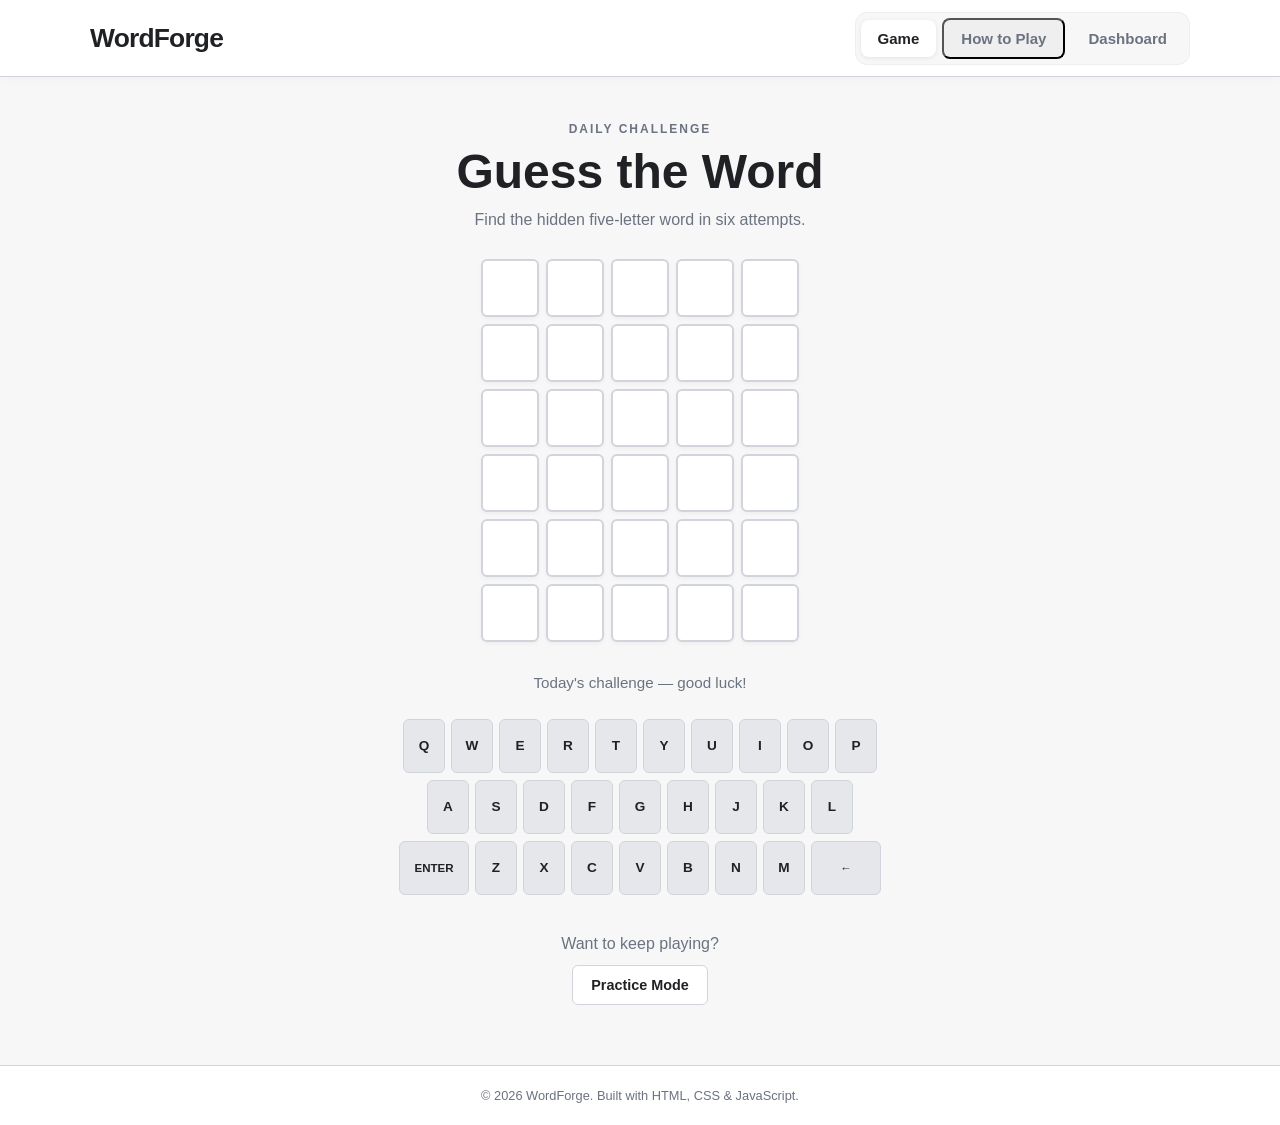
<file: index.html>
<!DOCTYPE html>
<html lang="en">

<head>
    <meta charset="UTF-8">
    <meta name="viewport" content="width=device-width, initial-scale=1.0">
    <meta name="description" content="WordForge - A modern word puzzle and statistics platform.">

    <title>WordForge - Word Puzzle</title>
    <link rel="stylesheet" href="css/style.css">
</head>

<body>


    <!-- ==================== HEADER ==================== -->
    <header class="site-header">

        <div class="header-container">

            <a href="index.html" class="logo">
                WordForge
            </a>

            <nav class="main-nav" aria-label="Main navigation">

                <a href="index.html" class="nav-link active">
                    Game
                </a>

                <button type="button" id="how-to-play-button" class="nav-link how-to-play-button" aria-haspopup="dialog"
                    aria-controls="how-to-play-modal">
                    How to Play
                </button>

                <a href="dashboard.html" class="nav-link">
                    Dashboard
                </a>

            </nav>

        </div>

    </header>

 
    <!-- ==================== HOW TO PLAY MODAL ==================== -->
    <div class="modal-overlay" id="how-to-play-modal" role="dialog" aria-modal="true"
        aria-labelledby="how-to-play-title" hidden>
        <div class="modal-content">

            <div class="modal-header">
                <div>
                    <p class="modal-eyebrow">NEW TO WORDFORGE?</p>
                    <h2 id="how-to-play-title">How to Play</h2>
                    <p class="modal-subtitle">
                        A little guide to get you started.
                    </p>
                </div>

                <button type="button" class="modal-close" id="close-how-to-play" aria-label="Close instructions">
                    &times;
                </button>
            </div>

            <div class="modal-body">

                <!-- Game Rules -->
                <section class="rules-section">
                    <h3>The Rules</h3>

                    <ul class="rules-list">
                        <li>
                            <span class="rule-number">1</span>
                            <span>
                                <strong>Find the hidden word.</strong>
                                Guess a five-letter word to uncover the answer.
                            </span>
                        </li>

                        <li>
                            <span class="rule-number">2</span>
                            <span>
                                <strong>You get six attempts.</strong>
                                Each guess must contain five letters.
                            </span>
                        </li>

                        <li>
                            <span class="rule-number">3</span>
                            <span>
                                <strong>Watch the tile colours.</strong>
                                The colours give you clues after each guess.
                            </span>
                        </li>

                        <li>
                            <span class="rule-number">4</span>
                            <span>
                                <strong>Use the clues wisely.</strong>
                                Adjust your next guess until you find the word.
                            </span>
                        </li>
                    </ul>
                </section>

                <!-- Colour Guide -->
                <section class="rules-section">
                    <h3>What Do the Colours Mean?</h3>

                    <div class="colour-guide">

                        <div class="colour-item">
                            <div class="example-tile tile-green">W</div>
                            <div>
                                <strong>Green — Perfect Match</strong>
                                <p>
                                    The letter is in the word and in the
                                    correct position.
                                </p>
                            </div>
                        </div>

                        <div class="colour-item">
                            <div class="example-tile tile-yellow">O</div>
                            <div>
                                <strong>Yellow — Wrong Position</strong>
                                <p>
                                    The letter is in the word, but belongs
                                    in a different position.
                                </p>
                            </div>
                        </div>

                        <div class="colour-item">
                            <div class="example-tile tile-gray">R</div>
                            <div>
                                <strong>Gray — Not in the Word</strong>
                                <p>
                                    The letter is not in the word, or no
                                    unused occurrence remains.
                                </p>
                            </div>
                        </div>

                    </div>
                </section>


                <!-- Quick Example -->
                <section class="rules-section example-section">
                    <h3>Quick Example</h3>

                    <p class="example-description">
                        Imagine the hidden word is <strong>PLANT</strong>
                        and your guess is <strong>CRANE</strong>.
                    </p>

                    <div class="example-word" aria-label="Example guess CRANE">
                        <div class="example-tile tile-gray">C</div>
                        <div class="example-tile tile-gray">R</div>
                        <div class="example-tile tile-green">A</div>
                        <div class="example-tile tile-green">N</div>
                        <div class="example-tile tile-gray">E</div>
                    </div>

                    <p class="example-note">
                        A and N are green because they are in the correct positions.
                        C, R and E are gray because they are not in the hidden word.
                    </p>
                </section>


                <!-- Controls -->
                <section class="rules-section controls-section">
                    <h3>Controls</h3>

                    <div class="control-item">
                        <span class="control-key">ENTER</span>
                        <span>Submit your guess</span>
                    </div>

                    <div class="control-item">
                        <span class="control-key">BACKSPACE</span>
                        <span>Remove the last letter</span>
                    </div>

                    <p class="controls-note">
                        You can use either your physical keyboard or the
                        on-screen keyboard.
                    </p>
                </section>

            </div>

            <div class="modal-footer">
                <button type="button" class="primary-button" id="got-it-button">
                    Got it, let's play!
                </button>
            </div>

        </div>
    </div>
    


    <!-- ==================== MAIN CONTENT ==================== -->
    <main class="main-content">

        <!-- Game introduction -->
        <section class="game-intro">

            <p class="game-mode" id="game-mode-label">
                DAILY CHALLENGE
            </p>

            <h1>Guess the Word</h1>

            <p class="game-description">
                Find the hidden five-letter word in six attempts.
            </p>

        </section>


        <!-- ==================== GAME BOARD ==================== -->
        <section class="game-section" aria-label="Word guessing game">

            <div id="game-board" class="game-board" aria-label="Game board">

                <!-- Row 1 -->
                <div class="guess-row">
                    <div class="letter-tile"></div>
                    <div class="letter-tile"></div>
                    <div class="letter-tile"></div>
                    <div class="letter-tile"></div>
                    <div class="letter-tile"></div>
                </div>

                <!-- Row 2 -->
                <div class="guess-row">
                    <div class="letter-tile"></div>
                    <div class="letter-tile"></div>
                    <div class="letter-tile"></div>
                    <div class="letter-tile"></div>
                    <div class="letter-tile"></div>
                </div>

                <!-- Row 3 -->
                <div class="guess-row">
                    <div class="letter-tile"></div>
                    <div class="letter-tile"></div>
                    <div class="letter-tile"></div>
                    <div class="letter-tile"></div>
                    <div class="letter-tile"></div>
                </div>

                <!-- Row 4 -->
                <div class="guess-row">
                    <div class="letter-tile"></div>
                    <div class="letter-tile"></div>
                    <div class="letter-tile"></div>
                    <div class="letter-tile"></div>
                    <div class="letter-tile"></div>
                </div>

                <!-- Row 5 -->
                <div class="guess-row">
                    <div class="letter-tile"></div>
                    <div class="letter-tile"></div>
                    <div class="letter-tile"></div>
                    <div class="letter-tile"></div>
                    <div class="letter-tile"></div>
                </div>

                <!-- Row 6 -->
                <div class="guess-row">
                    <div class="letter-tile"></div>
                    <div class="letter-tile"></div>
                    <div class="letter-tile"></div>
                    <div class="letter-tile"></div>
                    <div class="letter-tile"></div>
                </div>

            </div>

        </section>


        <!-- ==================== MESSAGE ==================== -->
        <section id="game-message" class="game-message" aria-live="polite">
            <p>Start guessing!</p>
        </section>


        <!-- ==================== KEYBOARD ==================== -->
        <section class="keyboard-section" aria-label="Virtual keyboard">

            <div class="keyboard-row">

                <button class="key" data-key="Q">Q</button>
                <button class="key" data-key="W">W</button>
                <button class="key" data-key="E">E</button>
                <button class="key" data-key="R">R</button>
                <button class="key" data-key="T">T</button>
                <button class="key" data-key="Y">Y</button>
                <button class="key" data-key="U">U</button>
                <button class="key" data-key="I">I</button>
                <button class="key" data-key="O">O</button>
                <button class="key" data-key="P">P</button>

            </div>


            <div class="keyboard-row">

                <button class="key" data-key="A">A</button>
                <button class="key" data-key="S">S</button>
                <button class="key" data-key="D">D</button>
                <button class="key" data-key="F">F</button>
                <button class="key" data-key="G">G</button>
                <button class="key" data-key="H">H</button>
                <button class="key" data-key="J">J</button>
                <button class="key" data-key="K">K</button>
                <button class="key" data-key="L">L</button>

            </div>


            <div class="keyboard-row">

                <button class="key key-wide" data-key="ENTER">
                    ENTER
                </button>

                <button class="key" data-key="Z">Z</button>
                <button class="key" data-key="X">X</button>
                <button class="key" data-key="C">C</button>
                <button class="key" data-key="V">V</button>
                <button class="key" data-key="B">B</button>
                <button class="key" data-key="N">N</button>
                <button class="key" data-key="M">M</button>

                <button class="key key-wide" data-key="BACKSPACE" aria-label="Backspace">
                    ←
                </button>

            </div>

        </section>


        <!-- ==================== PRACTICE MODE ==================== -->
        <section class="practice-section">

            <p>
                Want to keep playing?
            </p>

            <button id="practice-button" class="secondary-button" type="button">
                Practice Mode
            </button>

        </section>

    </main>


    <!-- ==================== FOOTER ==================== -->
    <footer class="site-footer">

        <p>
            &copy; 2026 WordForge. Built with HTML, CSS &amp; JavaScript.
        </p>

    </footer>


    <!-- JavaScript -->
    <script src="js/storage.js"></script>
    <script src="js/words.js"></script>
    <script src="js/history.js"></script>
    <script src="js/game.js"></script>
    <script src="js/how-to-play.js"></script>

</body>

</html>
</file>
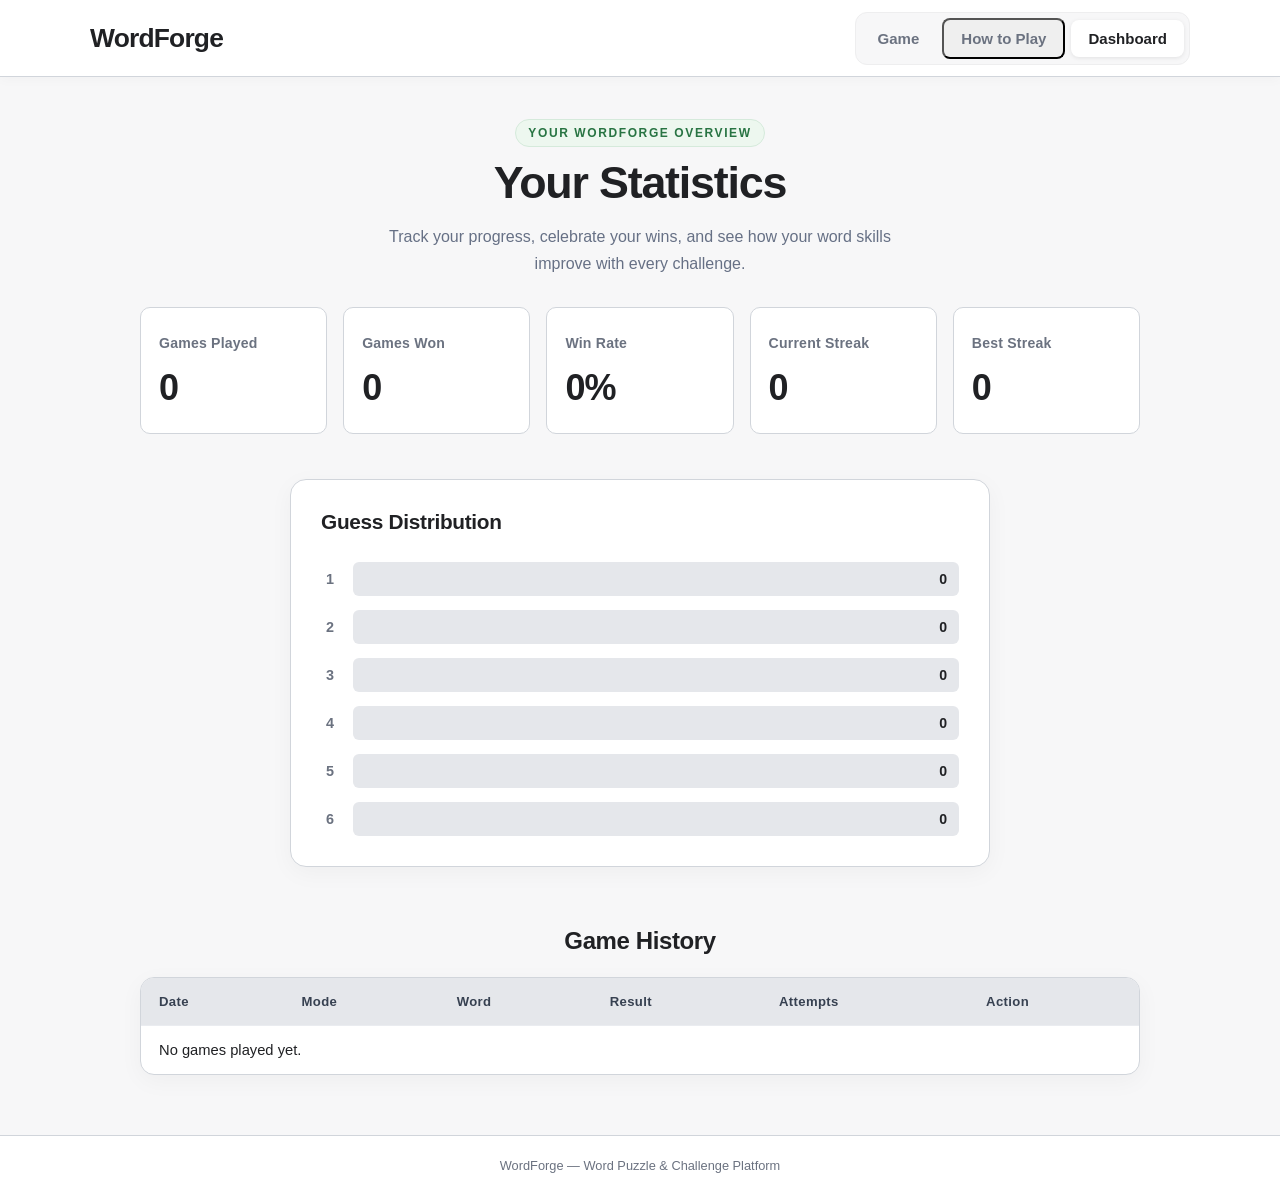
<file: dashboard.html>
<!DOCTYPE html>
<html lang="en">

<head>
    <meta charset="UTF-8">
    <meta name="viewport" content="width=device-width, initial-scale=1.0">

    <title>WordForge — Dashboard</title>

    <link rel="stylesheet" href="css/style.css">
</head>

<body>


    <!-- ==================== HEADER ==================== -->
    <header class="site-header">

        <div class="header-container">

            <a href="index.html" class="logo">
                WordForge
            </a>

            <nav class="main-nav" aria-label="Main navigation">

                <a href="index.html" class="nav-link">
                    Game
                </a>

                <button type="button" id="how-to-play-button" class="nav-link how-to-play-button" aria-haspopup="dialog"
                    aria-controls="how-to-play-modal">
                    How to Play
                </button>

                <a href="dashboard.html" class="nav-link active">
                    Dashboard
                </a>

            </nav>

        </div>

    </header>

    <!-- ==================== HOW TO PLAY MODAL ==================== -->
    <div class="modal-overlay" id="how-to-play-modal" role="dialog" aria-modal="true"
        aria-labelledby="how-to-play-title" hidden>
        <div class="modal-content">

            <div class="modal-header">
                <div>
                    <p class="modal-eyebrow">NEW TO WORDFORGE?</p>
                    <h2 id="how-to-play-title">How to Play</h2>
                    <p class="modal-subtitle">
                        A little guide to get you started.
                    </p>
                </div>

                <button type="button" class="modal-close" id="close-how-to-play" aria-label="Close instructions">
                    &times;
                </button>
            </div>

            <div class="modal-body">

                <!-- Game Rules -->
                <section class="rules-section">
                    <h3>The Rules</h3>

                    <ul class="rules-list">
                        <li>
                            <span class="rule-number">1</span>
                            <span>
                                <strong>Find the hidden word.</strong>
                                Guess a five-letter word to uncover the answer.
                            </span>
                        </li>

                        <li>
                            <span class="rule-number">2</span>
                            <span>
                                <strong>You get six attempts.</strong>
                                Each guess must contain five letters.
                            </span>
                        </li>

                        <li>
                            <span class="rule-number">3</span>
                            <span>
                                <strong>Watch the tile colours.</strong>
                                The colours give you clues after each guess.
                            </span>
                        </li>

                        <li>
                            <span class="rule-number">4</span>
                            <span>
                                <strong>Use the clues wisely.</strong>
                                Adjust your next guess until you find the word.
                            </span>
                        </li>
                    </ul>
                </section>

                <!-- Colour Guide -->
                <section class="rules-section">
                    <h3>What Do the Colours Mean?</h3>

                    <div class="colour-guide">

                        <div class="colour-item">
                            <div class="example-tile tile-green">W</div>
                            <div>
                                <strong>Green — Perfect Match</strong>
                                <p>
                                    The letter is in the word and in the
                                    correct position.
                                </p>
                            </div>
                        </div>

                        <div class="colour-item">
                            <div class="example-tile tile-yellow">O</div>
                            <div>
                                <strong>Yellow — Wrong Position</strong>
                                <p>
                                    The letter is in the word, but belongs
                                    in a different position.
                                </p>
                            </div>
                        </div>

                        <div class="colour-item">
                            <div class="example-tile tile-gray">R</div>
                            <div>
                                <strong>Gray — Not in the Word</strong>
                                <p>
                                    The letter is not in the word, or no
                                    unused occurrence remains.
                                </p>
                            </div>
                        </div>

                    </div>
                </section>


                <!-- Quick Example -->
                <section class="rules-section example-section">
                    <h3>Quick Example</h3>

                    <p class="example-description">
                        Imagine the hidden word is <strong>PLANT</strong>
                        and your guess is <strong>CRANE</strong>.
                    </p>

                    <div class="example-word" aria-label="Example guess CRANE">
                        <div class="example-tile tile-gray">C</div>
                        <div class="example-tile tile-gray">R</div>
                        <div class="example-tile tile-green">A</div>
                        <div class="example-tile tile-green">N</div>
                        <div class="example-tile tile-gray">E</div>
                    </div>

                    <p class="example-note">
                        A and N are green because they are in the correct positions.
                        C, R and E are gray because they are not in the hidden word.
                    </p>
                </section>


                <!-- Controls -->
                <section class="rules-section controls-section">
                    <h3>Controls</h3>

                    <div class="control-item">
                        <span class="control-key">ENTER</span>
                        <span>Submit your guess</span>
                    </div>

                    <div class="control-item">
                        <span class="control-key">BACKSPACE</span>
                        <span>Remove the last letter</span>
                    </div>

                    <p class="controls-note">
                        You can use either your physical keyboard or the
                        on-screen keyboard.
                    </p>
                </section>

            </div>

            <div class="modal-footer">
                <button type="button" class="primary-button" id="got-it-button">
                    Got it, let's play!
                </button>
            </div>

        </div>
    </div>


    <main>


        <section class="dashboard-header">
            <p class="dashboard-eyebrow">Your WordForge Overview</p>

            <h1>Your Statistics</h1>

            <p class="dashboard-subtitle">
                Track your progress, celebrate your wins, and see how your word skills
                improve with every challenge.
            </p>
        </section>


        <section class="stats-section">

            <div class="stat-card">
                <h2>Games Played</h2>
                <p id="games-played">0</p>
            </div>

            <div class="stat-card">
                <h2>Games Won</h2>
                <p id="games-won">0</p>
            </div>

            <div class="stat-card">
                <h2>Win Rate</h2>
                <p id="win-rate">0%</p>
            </div>

            <div class="stat-card">
                <h2>Current Streak</h2>
                <p id="current-streak">0</p>
            </div>

            <div class="stat-card">
                <h2>Best Streak</h2>
                <p id="best-streak">0</p>
            </div>

        </section>

        <section class="distribution-section">

            <h2>Guess Distribution</h2>

            <div id="guess-distribution">

                <div class="distribution-row">
                    <span>1</span>
                    <div class="distribution-bar">
                        <span id="guess-1">0</span>
                    </div>
                </div>

                <div class="distribution-row">
                    <span>2</span>
                    <div class="distribution-bar">
                        <span id="guess-2">0</span>
                    </div>
                </div>

                <div class="distribution-row">
                    <span>3</span>
                    <div class="distribution-bar">
                        <span id="guess-3">0</span>
                    </div>
                </div>

                <div class="distribution-row">
                    <span>4</span>
                    <div class="distribution-bar">
                        <span id="guess-4">0</span>
                    </div>
                </div>

                <div class="distribution-row">
                    <span>5</span>
                    <div class="distribution-bar">
                        <span id="guess-5">0</span>
                    </div>
                </div>

                <div class="distribution-row">
                    <span>6</span>
                    <div class="distribution-bar">
                        <span id="guess-6">0</span>
                    </div>
                </div>

            </div>

        </section>

        <!-- =========================================================
     GAME HISTORY
     ========================================================= -->

        <section class="history-section">

            <h2>Game History</h2>

            <div class="history-table-wrapper">

                <table class="history-table">

                    <thead>
                        <tr>
                            <th>Date</th>
                            <th>Mode</th>
                            <th>Word</th>
                            <th>Result</th>
                            <th>Attempts</th>
                            <th>Action</th>
                        </tr>
                    </thead>

                    <tbody id="history-list">
                        <!-- History records will be added here -->
                    </tbody>

                </table>

            </div>

        </section>

    </main>

    <footer class="site-footer">
        <p>WordForge — Word Puzzle & Challenge Platform</p>
    </footer>

    <script src="js/storage.js"></script>
    <script src="js/history.js"></script>
    <script src="js/dashboard.js"></script>
    <script src="js/how-to-play.js"></script>

</body>

</html>
</file>
<file: css/style.css>
/* =========================================================
   WORD FORGE - GLOBAL STYLES
   ========================================================= */

:root {
    --bg-color: #f7f7f8;
    --surface-color: #ffffff;
    --text-color: #202124;
    --muted-text: #6b7280;
    --border-color: #d1d5db;

    --primary-color: #111827;
    --primary-hover: #374151;

    --correct-color: #6aaa64;
    --present-color: #c9b458;
    --absent-color: #787c7e;

    --tile-size: 58px;
    --key-height: 54px;

    --radius-small: 6px;
    --radius-medium: 10px;
    --radius-large: 16px;
}


/* =========================================================
   RESET
   ========================================================= */

* {
    margin: 0;
    padding: 0;
    box-sizing: border-box;
}


html {
    font-size: 16px;
    scroll-behavior: smooth;
}


body {
    min-height: 100vh;

    font-family:
        Arial,
        Helvetica,
        sans-serif;

    background-color: var(--bg-color);
    color: var(--text-color);

    display: flex;
    flex-direction: column;
}



/* =========================================================
   HEADER
   ========================================================= */

.site-header {
    width: 100%;
    background-color: var(--surface-color);
    border-bottom: 1px solid var(--border-color);

    position: sticky;
    top: 0;
    z-index: 100;

    box-shadow: 0 2px 12px rgba(0, 0, 0, 0.03);
}

.header-container {
    width: min(1100px, 92%);
    min-height: 76px;
    margin: 0 auto;

    display: flex;
    align-items: center;
    justify-content: space-between;
    gap: 24px;
}

.logo {
    color: var(--text-color);
    text-decoration: none;

    font-size: 1.65rem;
    font-weight: 850;
    letter-spacing: -0.8px;

    transition: opacity 0.2s ease;
}

.logo:hover {
    opacity: 0.75;
}

.main-nav {
    display: flex;
    align-items: center;
    gap: 6px;

    padding: 5px;
    border: 1px solid #eeeeef;
    border-radius: 12px;
    background-color: #f7f7f8;
}

.nav-link {
    color: var(--muted-text);
    text-decoration: none;

    padding: 10px 17px;
    border-radius: 8px;

    font-size: 0.94rem;
    font-weight: 650;

    transition:
        background-color 0.2s ease,
        color 0.2s ease,
        box-shadow 0.2s ease;
}

.nav-link:hover {
    background-color: #eaeaec;
    color: var(--text-color);
}

.nav-link.active {
    color: var(--text-color);
    background-color: var(--surface-color);
    box-shadow: 0 1px 4px rgba(0, 0, 0, 0.09);
}



/* =========================================================
   MAIN CONTENT
   ========================================================= */

.main-content {
    width: min(1100px, 92%);

    margin: 0 auto;

    flex: 1;

    padding: 45px 0 60px;
}


/* =========================================================
   GAME INTRO
   ========================================================= */

.game-intro {
    text-align: center;

    margin-bottom: 30px;
}


.game-mode {
    color: var(--muted-text);

    font-size: 0.75rem;

    font-weight: 800;

    letter-spacing: 2px;

    margin-bottom: 10px;
}


.game-intro h1 {
    font-size: clamp(2rem, 5vw, 3rem);

    line-height: 1.1;

    margin-bottom: 12px;
}


.game-description {
    color: var(--muted-text);

    font-size: 1rem;
}


/* =========================================================
   GAME SECTION
   ========================================================= */

.game-section {
    display: flex;

    justify-content: center;

    margin-bottom: 25px;
}


.game-board {
    display: flex;

    flex-direction: column;

    gap: 7px;
}


.guess-row {
    display: grid;

    grid-template-columns:
        repeat(5, var(--tile-size));

    gap: 7px;
}


.letter-tile {
    width: var(--tile-size);
    height: var(--tile-size);

    border: 2px solid var(--border-color);

    background-color: var(--surface-color);

    border-radius: var(--radius-small);

    display: flex;

    align-items: center;
    justify-content: center;

    font-size: 1.7rem;

    font-weight: 800;

    text-transform: uppercase;

    box-shadow: 0 2px 4px rgba(0, 0, 0, 0.04);

    transition:
        transform 0.15s ease,
        border-color 0.15s ease,
        background-color 0.15s ease,
        box-shadow 0.15s ease;
}

/* Letter tile animation */
.letter-tile:not(:empty) {
    animation: tilePop 0.12s ease;
}

@keyframes tilePop {
    0% {
        transform: scale(0.85);
    }

    100% {
        transform: scale(1);
    }
}


/* These classes will be used by JavaScript later */

.letter-tile.correct {
    background-color: var(--correct-color);

    border-color: var(--correct-color);

    color: white;
    
    box-shadow: 0 3px 8px rgba(0, 0, 0, 0.12);
}


.letter-tile.present {
    background-color: var(--present-color);

    border-color: var(--present-color);

    color: white;

    box-shadow: 0 3px 8px rgba(0, 0, 0, 0.12);
}


.letter-tile.absent {
    background-color: var(--absent-color);

    border-color: var(--absent-color);

    color: white;

    box-shadow: 0 3px 8px rgba(0, 0, 0, 0.12);
}


/* =========================================================
   GAME MESSAGE
   ========================================================= */

.game-message {
    min-height: 32px;

    display: flex;

    align-items: center;
    justify-content: center;

    margin-bottom: 20px;

    text-align: center;
}


.game-message p {
    color: var(--muted-text);

    font-size: 0.95rem;
}


/* =========================================================
   KEYBOARD
   ========================================================= */

.keyboard-section {
    width: min(600px, 100%);

    margin: 0 auto;
}


.keyboard-row {
    display: flex;

    justify-content: center;

    gap: 6px;

    margin-bottom: 7px;
}


.key {
    min-width: 42px;

    height: var(--key-height);

    padding: 0 8px;

    border: 1px solid var(--border-color);

    border-radius: var(--radius-small);

    background-color: #e5e7eb;

    color: var(--text-color);

    font-size: 0.85rem;

    font-weight: 700;

    cursor: pointer;

    transition:
        transform 0.1s ease,
        background-color 0.15s ease,
        color 0.15s ease;
}


.key:hover {
    background-color: #d1d5db;
}


.key:active {
    transform: scale(0.94);
}


.key.key-wide {
    min-width: 70px;

    font-size: 0.72rem;
}


/* Keyboard states for JavaScript */

.key.correct {
    background-color: var(--correct-color);

    border-color: var(--correct-color);

    color: white;
}


.key.present {
    background-color: var(--present-color);

    border-color: var(--present-color);

    color: white;
}


.key.absent {
    background-color: var(--absent-color);

    border-color: var(--absent-color);

    color: white;
}


/* =========================================================
   PRACTICE SECTION
   ========================================================= */

.practice-section {
    margin-top: 40px;

    text-align: center;
}


.practice-section p {
    color: var(--muted-text);

    margin-bottom: 12px;
}


.secondary-button {
    border: 1px solid var(--border-color);

    background-color: var(--surface-color);

    color: var(--text-color);

    padding: 11px 18px;

    border-radius: var(--radius-small);

    font-size: 0.9rem;

    font-weight: 700;

    cursor: pointer;

    transition:
        background-color 0.2s ease,
        transform 0.1s ease;
}


.secondary-button:hover {
    background-color: #eeeeef;
}


.secondary-button:active {
    transform: scale(0.97);
}


/* =========================================================
   FOOTER
   ========================================================= */

.site-footer {
    width: 100%;

    border-top: 1px solid var(--border-color);

    background-color: var(--surface-color);

    padding: 22px;

    text-align: center;
}


.site-footer p {
    color: var(--muted-text);

    font-size: 0.8rem;
}


/* =========================================================
   RESPONSIVE DESIGN - TABLET
   ========================================================= */

@media (max-width: 768px) {

    :root {
        --tile-size: 52px;
        --key-height: 50px;
    }


    .main-content {
        padding-top: 35px;
    }


    .header-container {
        min-height: 64px;
    }


    .logo {
        font-size: 1.3rem;
    }


    .nav-link {
        padding: 8px 10px;
    }


    .key {
        min-width: 38px;

        padding: 0 6px;
    }


    .key.key-wide {
        min-width: 62px;
    }
}


/* =========================================================
   RESPONSIVE DESIGN - MOBILE
   ========================================================= */

@media (max-width: 480px) {

    :root {
        --tile-size: 48px;
        --key-height: 46px;
    }


    .header-container {
        width: 94%;
    }


    .main-content {
        width: 94%;

        padding-top: 28px;
    }


    .main-nav {
        gap: 2px;
    }


    .nav-link {
        padding: 7px 8px;

        font-size: 0.8rem;
    }


    .game-intro {
        margin-bottom: 24px;
    }


    .game-description {
        font-size: 0.9rem;
    }


    .guess-row {
        gap: 5px;
    }


    .game-board {
        gap: 5px;
    }


    .letter-tile {
        font-size: 1.35rem;
    }


    .keyboard-section {
        width: 100%;
    }


    .keyboard-row {
        gap: 4px;
    }


    .key {
        min-width: 0;

        flex: 1;

        height: var(--key-height);

        padding: 0 3px;

        font-size: 0.75rem;
    }


    .key.key-wide {
        flex: 1.4;

        min-width: 0;

        font-size: 0.62rem;
    }


    .site-footer {
        padding: 18px 10px;
    }
}


/* =========================================================
   DASHBOARD
   ========================================================= */

.page-intro {
    width: min(1000px, 92%);
    margin: 0 auto;
    padding: 45px 0 30px;
    text-align: center;
}

.page-intro h1 {
    margin: 8px 0;
    font-size: 2.2rem;
}

.page-intro p:last-child {
    margin: 0;
    color: var(--text-muted);
}

.stats-section {
    width: min(1000px, 92%);
    margin: 0 auto;
    display: grid;
    grid-template-columns: repeat(5, 1fr);
    gap: 16px;
}

/* =========================================================
   DASHBOARD STATISTICS CARDS
   ========================================================= */

.stat-card {
    position: relative;
    overflow: hidden;

    background-color: var(--surface-color);
    border: 1px solid var(--border-color);
    border-radius: var(--radius-medium);

    padding: 26px 18px;
    text-align: left;

    box-shadow: var(--shadow-small);

    transition:
        transform 0.22s ease,
        box-shadow 0.22s ease,
        border-color 0.22s ease;
}

.stat-card::before {
    content: "";
    position: absolute;
    top: 0;
    left: 0;

    width: 100%;
    height: 3px;

    background: #6aaa64;

    transform: scaleX(0);
    transform-origin: left;

    transition: transform 0.22s ease;
}

.stat-card:hover {
    transform: translateY(-4px);
    box-shadow: 0 10px 26px rgba(0, 0, 0, 0.08);
    border-color: #d5e5d2;
}

.stat-card:hover::before {
    transform: scaleX(1);
}

.stat-card h2 {
    margin: 0 0 14px;

    color: var(--muted-text, var(--text-muted));

    font-size: 0.88rem;
    font-weight: 650;
    line-height: 1.4;
    letter-spacing: 0.2px;
}

.stat-card p {
    margin: 0;

    color: var(--text-color);

    font-size: clamp(1.8rem, 3vw, 2.25rem);
    font-weight: 800;
    line-height: 1.1;
    letter-spacing: -0.8px;

    font-variant-numeric: tabular-nums;
}

@media (max-width: 480px) {
    .stat-card {
        padding: 20px 14px;
        border-radius: 12px;
    }

    .stat-card h2 {
        margin-bottom: 10px;
        font-size: 0.8rem;
    }

    .stat-card p {
        font-size: 1.75rem;
    }
}

@media (prefers-reduced-motion: reduce) {
    .stat-card,
    .stat-card::before {
        transition: none;
    }

    .stat-card:hover {
        transform: none;
    }
}




/* =========================================================
   GUESS DISTRIBUTION
   ========================================================= */

.distribution-section {
    width: min(700px, 92%);
    margin: 45px auto 60px;
    padding: 30px;

    background: var(--surface-color);
    border: 1px solid var(--border-color);
    border-radius: 16px;

    box-shadow: 0 6px 24px rgba(0, 0, 0, 0.04);
}

.distribution-section h2 {
    margin: 0 0 28px;
    font-size: 1.3rem;
    font-weight: 800;
    letter-spacing: -0.3px;
}

.distribution-row {
    display: flex;
    align-items: center;
    gap: 14px;
    margin-bottom: 14px;
}

.distribution-row:last-child {
    margin-bottom: 0;
}

.distribution-row > span:first-child {
    width: 18px;
    flex-shrink: 0;

    color: var(--muted-text);
    font-size: 0.9rem;
    font-weight: 750;
    text-align: center;
}

.distribution-bar {
    position: relative;
    flex: 1;
    min-width: 0;
    min-height: 34px;

    display: flex;
    align-items: center;
    justify-content: flex-end;

    padding: 0 12px;
    overflow: hidden;

    background: #eef0f1;
    border-radius: 6px;

    transition: background-color 0.2s ease;
}

.distribution-bar span {
    position: relative;
    z-index: 1;

    color: #303438;
    font-size: 0.88rem;
    font-weight: 800;
    font-variant-numeric: tabular-nums;
}

/* Highlight winning guess counts */
.distribution-bar.highlight {
    background: var(--correct-color);
}

.distribution-bar.highlight span {
    color: #ffffff;
}

/* Mobile adjustments */
@media (max-width: 600px) {
    .distribution-section {
        padding: 22px 18px;
        margin: 30px auto 40px;
        border-radius: 14px;
    }

    .distribution-section h2 {
        margin-bottom: 22px;
        font-size: 1.15rem;
    }

    .distribution-row {
        gap: 10px;
        margin-bottom: 12px;
    }

    .distribution-bar {
        min-height: 32px;
        padding: 0 10px;
    }
}

@media (prefers-reduced-motion: reduce) {
    .distribution-bar {
        transition: none;
    }
}


/* =========================================================
   DASHBOARD RESPONSIVE DESIGN
   ========================================================= */

@media (max-width: 900px) {
    .stats-section {
        grid-template-columns: repeat(3, 1fr);
    }
}

@media (max-width: 600px) {
    .page-intro {
        padding: 30px 0 25px;
    }

    .page-intro h1 {
        font-size: 1.8rem;
    }

    .stats-section {
        grid-template-columns: repeat(2, 1fr);
        gap: 12px;
    }

    .stat-card {
        padding: 20px 12px;
    }

    .stat-card p {
        font-size: 1.6rem;
    }

    .distribution-section {
        padding: 20px;
        margin-top: 30px;
    }
}


/* =========================================================
   GAME HISTORY
   ========================================================= */

.history-section {
    width: min(1000px, 92%);
    margin: 45px auto 60px;
}

.history-section h2 {
    margin: 0 0 22px;
    text-align: center;
    font-size: 1.5rem;
    font-weight: 800;
    letter-spacing: -0.4px;
}

.history-table-wrapper {
    width: 100%;
    overflow-x: auto;

    background: var(--surface-color);
    border: 1px solid var(--border-color);
    border-radius: 14px;

    box-shadow: 0 6px 24px rgba(0, 0, 0, 0.04);
}

.history-table {
    width: 100%;
    min-width: 650px;
    border-collapse: separate;
    border-spacing: 0;
}

.history-table th,
.history-table td {
    padding: 16px 18px;
    text-align: left;
    white-space: nowrap;
    border-bottom: 1px solid #eaecf0;
}

.history-table th {
    background: #e5e7eb;
    color: #374151;

    font-size: 0.82rem;
    font-weight: 800;
    letter-spacing: 0.35px;
}

.history-table td {
    color: var(--text-color);
    font-size: 0.92rem;
}

.history-table tbody tr {
    transition: background-color 0.18s ease;
}

.history-table tbody tr:hover {
    background-color: #f8fafc;
}

.history-table tbody tr:last-child td {
    border-bottom: none;
}

/* Delete button */
.history-delete-button {
    padding: 8px 13px;

    border: 1px solid #e5b9b9;
    border-radius: 8px;

    background: #ffffff;
    color: #b42318;

    font-family: inherit;
    font-size: 0.8rem;
    font-weight: 700;

    cursor: pointer;

    transition:
        background-color 0.2s ease,
        border-color 0.2s ease,
        color 0.2s ease,
        transform 0.2s ease;
}

.history-delete-button:hover {
    background: #fef2f2;
    border-color: #d92d20;
    color: #912018;
    transform: translateY(-1px);
}

.history-delete-button:active {
    transform: translateY(0);
}

.history-delete-button:focus-visible {
    outline: 2px solid #d92d20;
    outline-offset: 3px;
}

@media (max-width: 600px) {
    .history-section {
        margin-top: 30px;
        margin-bottom: 40px;
    }

    .history-section h2 {
        font-size: 1.3rem;
    }

    .history-table th,
    .history-table td {
        padding: 13px 14px;
        font-size: 0.85rem;
    }
}

@media (prefers-reduced-motion: reduce) {
    .history-table tbody tr,
    .history-delete-button {
        transition: none;
    }

    .history-delete-button:hover {
        transform: none;
    }
}


@media (max-width: 480px) {
    .header-container {
        width: 92%;
        min-height: 66px;
        gap: 12px;
    }

    .logo {
        font-size: 1.35rem;
    }

    .main-nav {
        gap: 3px;
        padding: 4px;
    }

    .nav-link {
        padding: 9px 11px;
        font-size: 0.85rem;
    }
}



/* =========================================================
   HOW TO PLAY MODAL
   ========================================================= */

.modal-overlay[hidden] {
    display: none !important;
}

.modal-overlay {
    position: fixed;
    inset: 0;
    z-index: 1000;

    display: flex;
    align-items: center;
    justify-content: center;

    padding: 20px;
    background: rgba(20, 24, 28, 0.58);
    backdrop-filter: blur(4px);

    overflow-y: auto;
}

.modal-content {
    width: min(100%, 540px);
    max-height: 90vh;
    overflow-y: auto;

    background: var(--surface-color);
    color: var(--text-color);

    border: 1px solid var(--border-color);
    border-radius: 20px;

    box-shadow: 0 24px 70px rgba(0, 0, 0, 0.22);

    animation: modalAppear 0.22s ease-out;
}

.modal-header {
    display: flex;
    justify-content: space-between;
    align-items: flex-start;
    gap: 16px;

    padding: 26px 26px 20px;
    border-bottom: 1px solid var(--border-color);
}

.modal-eyebrow {
    margin: 0 0 7px;

    color: #6aaa64;
    font-size: 0.75rem;
    font-weight: 800;
    letter-spacing: 1.4px;
}

.modal-header h2 {
    margin: 0;
    font-size: 1.8rem;
    letter-spacing: -0.7px;
}

.modal-subtitle {
    margin: 7px 0 0;
    color: var(--muted-text);
    font-size: 0.93rem;
}

.modal-close {
    flex-shrink: 0;

    width: 38px;
    height: 38px;

    display: grid;
    place-items: center;

    border: none;
    border-radius: 10px;
    background: #f0f0f1;
    color: #333333;

    font-size: 1.7rem;
    line-height: 1;
    cursor: pointer;

    transition: background-color 0.2s ease;
}

.modal-close:hover {
    background: #e2e2e5;
}

.modal-body {
    padding: 22px 26px;
}

.rules-section + .rules-section {
    margin-top: 25px;
}

.rules-section h3 {
    margin: 0 0 14px;
    font-size: 1.05rem;
    font-weight: 750;
}

.rules-list {
    display: grid;
    gap: 15px;

    margin: 0;
    padding: 0;
    list-style: none;
}

.rules-list li {
    display: flex;
    align-items: flex-start;
    gap: 12px;

    color: var(--muted-text);
    font-size: 0.9rem;
    line-height: 1.55;
}

.rule-number {
    flex-shrink: 0;

    width: 28px;
    height: 28px;

    display: grid;
    place-items: center;

    border-radius: 9px;
    background: #eef5ec;
    color: #397b35;

    font-size: 0.82rem;
    font-weight: 800;
}

.rules-list strong {
    display: block;
    margin-bottom: 2px;
    color: var(--text-color);
}

.colour-guide {
    display: grid;
    gap: 15px;
}

.colour-item {
    display: flex;
    align-items: center;
    gap: 13px;
}

.colour-item strong {
    display: block;
    margin-bottom: 4px;
    font-size: 0.9rem;
}

.colour-item p {
    margin: 0;
    color: var(--muted-text);
    font-size: 0.85rem;
    line-height: 1.5;
}

.example-tile {
    width: 42px;
    height: 42px;
    flex-shrink: 0;

    display: grid;
    place-items: center;

    border-radius: 7px;
    color: #ffffff;

    font-size: 1.1rem;
    font-weight: 800;
}

.tile-green {
    background: #6aaa64;
}

.tile-yellow {
    background: #c9b458;
}

.tile-gray {
    background: #787c7e;
}

.example-section {
    padding: 17px;
    border: 1px solid var(--border-color);
    border-radius: 14px;
    background: rgba(120, 124, 126, 0.045);
}

.example-section h3 {
    margin-bottom: 9px;
}

.example-description,
.example-note,
.controls-note {
    color: var(--muted-text);
    font-size: 0.86rem;
    line-height: 1.6;
}

.example-description {
    margin: 0 0 13px;
}

.example-description strong {
    color: var(--text-color);
}

.example-word {
    display: flex;
    gap: 7px;
    margin-bottom: 12px;
}

.example-note {
    margin: 0;
}

.control-item {
    display: flex;
    align-items: center;
    gap: 12px;

    margin-bottom: 12px;

    font-size: 0.9rem;
}

.control-key {
    min-width: 92px;
    padding: 8px 10px;

    text-align: center;

    border: 1px solid var(--border-color);
    border-radius: 7px;
    background: var(--surface-color);

    font-size: 0.72rem;
    font-weight: 800;
    letter-spacing: 0.3px;
}

.controls-note {
    margin: 14px 0 0;
}

.modal-footer {
    padding: 18px 26px 24px;
    border-top: 1px solid var(--border-color);
}

.primary-button {
    width: 100%;
    min-height: 48px;

    padding: 12px 18px;

    border: none;
    border-radius: 11px;

    background: #6aaa64;
    color: #ffffff;

    font-size: 0.95rem;
    font-weight: 750;

    cursor: pointer;

    transition:
        background-color 0.2s ease,
        transform 0.2s ease;
}

.primary-button:hover {
    background: #579451;
    transform: translateY(-1px);
}

.how-to-play-button {
    font-family: inherit;
    cursor: pointer;
    white-space: nowrap;
}

.how-to-play-button:focus-visible,
.modal-close:focus-visible,
.primary-button:focus-visible {
    outline: 3px solid #6aaa64;
    outline-offset: 3px;
}

@keyframes modalAppear {
    from {
        opacity: 0;
        transform: translateY(10px) scale(0.98);
    }

    to {
        opacity: 1;
        transform: translateY(0) scale(1);
    }
}

/* Mobile layout */
@media (max-width: 480px) {
    .modal-overlay {
        align-items: flex-start;
        padding: 12px;
    }

    .modal-content {
        max-height: 94vh;
        border-radius: 16px;
    }

    .modal-header {
        padding: 21px 18px 17px;
    }

    .modal-header h2 {
        font-size: 1.55rem;
    }

    .modal-body {
        padding: 20px 18px;
    }

    .modal-footer {
        padding: 16px 18px 20px;
    }

    .example-tile {
        width: 36px;
        height: 36px;
        font-size: 1rem;
    }

    .example-word {
        gap: 6px;
    }

    .colour-item {
        gap: 11px;
    }

    .colour-item .example-tile {
        width: 38px;
        height: 38px;
    }

    .how-to-play-button {
        padding: 9px 10px;
        font-size: 0.8rem;
    }
}



.distribution-bar {
    background-color: #e5e7eb;
}

.distribution-bar .distribution-fill {
    position: absolute;
    inset: 0 auto 0 0;
    max-width: 100%;

    background-color: #9ca3af;
    border-radius: inherit;

    transition: width 0.25s ease;
}

.distribution-bar span {
    position: relative;
    z-index: 1;
    color: #202124;
}

.distribution-bar.highlight {
    background-color: #eef0f1;
}

@media (prefers-reduced-motion: reduce) {
    .distribution-bar .distribution-fill {
        transition: none;
    }
}




/* Game result badges */
.result-badge {
    display: inline-flex;
    align-items: center;
    justify-content: center;

    min-width: 58px;
    padding: 5px 10px;

    border-radius: 6px;
    font-size: 0.78rem;
    font-weight: 750;
}

.result-won {
    background: #e8f4e6;
    color: #347a32;
}

.result-lost {
    background: #fcebea;
    color: #b42318;
}




/* Dashboard heading polish */
.dashboard-header {
    width: min(900px, 92%);
    margin: 42px auto 30px;
    text-align: center;
}

.dashboard-eyebrow {
    display: inline-block;
    margin: 0 0 10px;
    padding: 6px 12px;
    border: 1px solid #d5eadb;
    border-radius: 999px;
    background: #edf7ef;
    color: #287443;
    font-size: 0.75rem;
    font-weight: 800;
    letter-spacing: 1.6px;
    text-transform: uppercase;
}

.dashboard-header h1 {
    margin: 0;
    color: var(--text-color);
    font-size: clamp(2rem, 4vw, 2.8rem);
    font-weight: 800;
    letter-spacing: -1.2px;
    line-height: 1.15;
}

.dashboard-subtitle {
    max-width: 540px;
    margin: 14px auto 0;
    color: #667085;
    font-size: 1rem;
    line-height: 1.7;
}

@media (max-width: 600px) {
    .dashboard-header {
        margin: 30px auto 24px;
    }

    .dashboard-header h1 {
        letter-spacing: -0.7px;
    }

    .dashboard-subtitle {
        font-size: 0.9rem;
        padding: 0 8px;
    }
}
</file>
